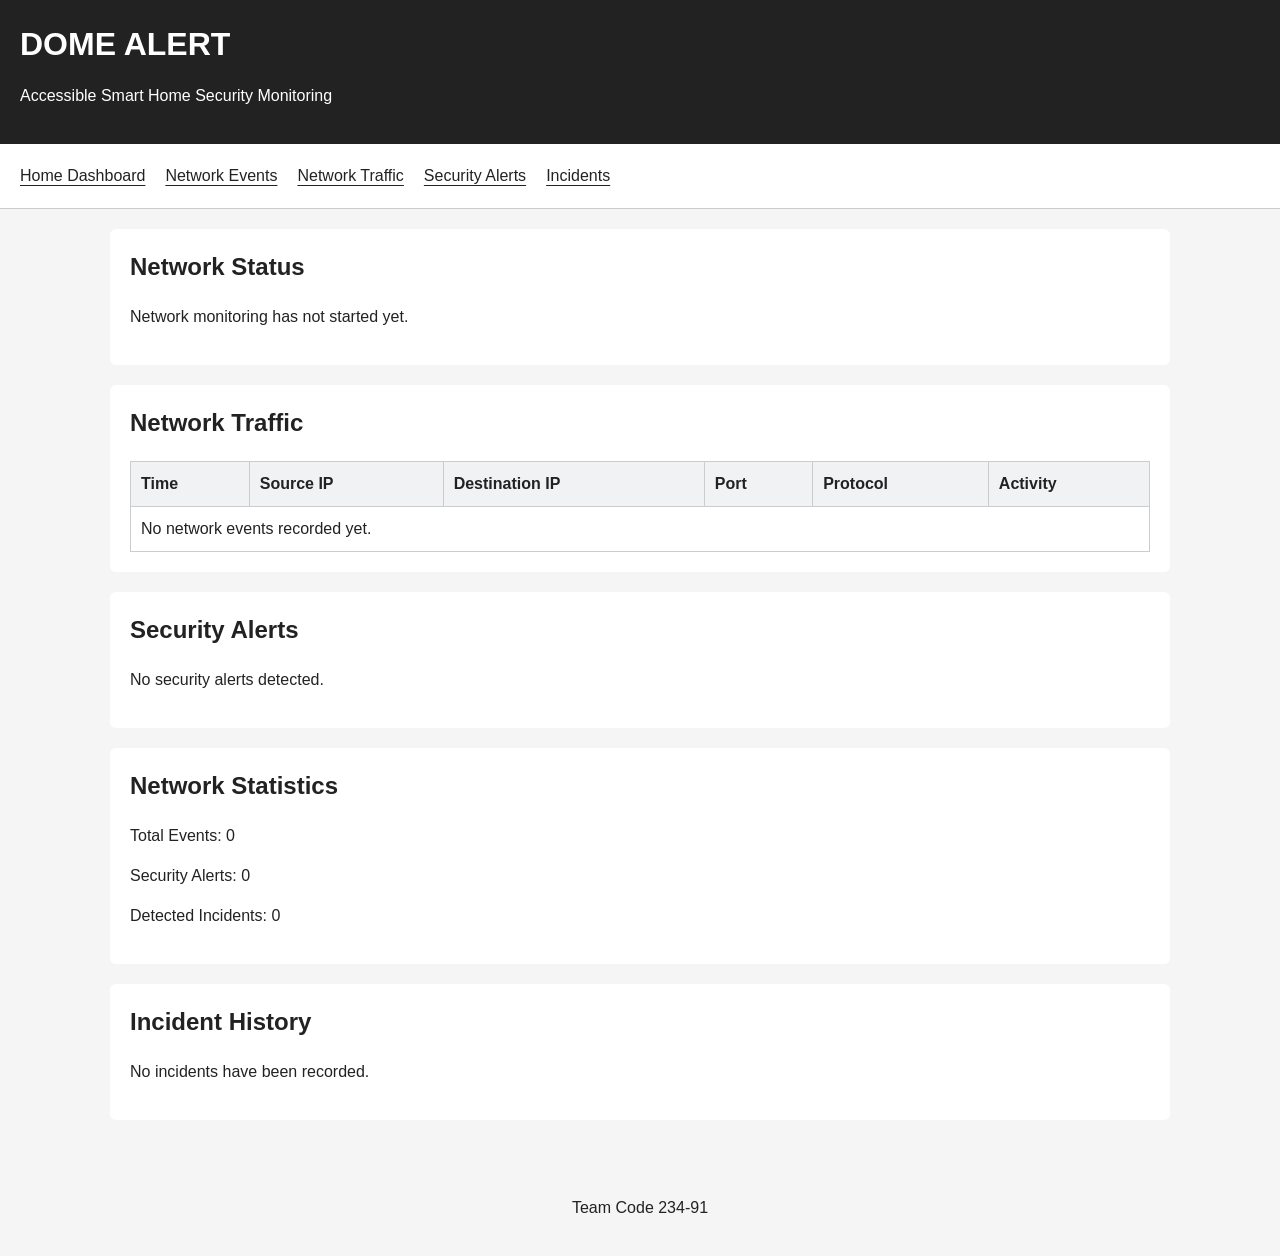
<file: frontend/index.html>
<!DOCTYPE html>
<html lang="en">
<head>
    <meta charset="UTF-8">
    <meta
        name="viewport"
        content="width=device-width, initial-scale=1.0"
    >

    <title>DOME ALERT</title>
    <link rel="stylesheet" href="style.css">
</head>

<body>

    <header>
        <h1>DOME ALERT</h1>
        <p>Accessible Smart Home Security Monitoring</p>
    </header>

    <nav aria-label="Main navigation">
        <a href="space.html">Home Dashboard</a>
        <a href="events.html">Network Events</a>
        <a href="#traffic">Network Traffic</a>
        <a href="#alerts">Security Alerts</a>
        <a href="#incidents">Incidents</a>
    </nav>

    <main id="dashboard">

        <section class="card">
            <h2>Network Status</h2>
            <p>Network monitoring has not started yet.</p>
        </section>

        <section class="card" id="traffic">
            <h2>Network Traffic</h2>

            <table>
                <thead>
                    <tr>
                        <th>Time</th>
                        <th>Source IP</th>
                        <th>Destination IP</th>
                        <th>Port</th>
                        <th>Protocol</th>
                        <th>Activity</th>
                    </tr>
                </thead>

                <tbody>
                    <tr>
                        <td colspan="6">
                            No network events recorded yet.
                        </td>
                    </tr>
                </tbody>
            </table>
        </section>

        <section class="card" id="alerts">
            <h2>Security Alerts</h2>

            <div id="alertArea" aria-live="polite">
                <p>No security alerts detected.</p>
            </div>
        </section>

        <section class="card">
            <h2>Network Statistics</h2>

            <p>Total Events: 0</p>
            <p>Security Alerts: 0</p>
            <p>Detected Incidents: 0</p>
        </section>

        <section class="card" id="incidents">
            <h2>Incident History</h2>

            <p>No incidents have been recorded.</p>
        </section>

    </main>

    <footer>
        <p>Team Code 234-91</p>
    </footer>

</body>
</html>
</file>
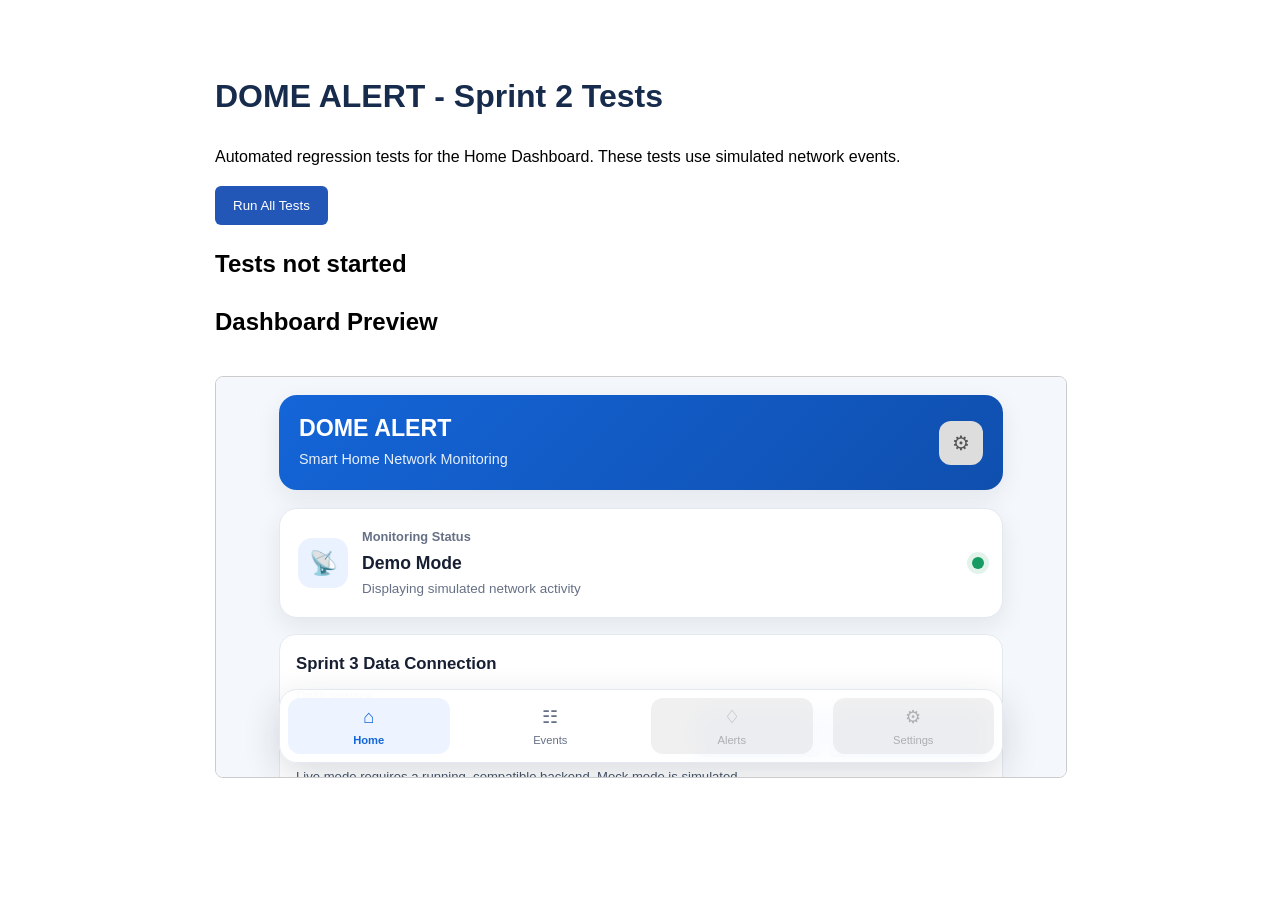
<file: frontend/tests/index.html>
<!DOCTYPE html>
<html lang="en">

<head>
    <meta charset="UTF-8">
    <meta
        name="viewport"
        content="width=device-width, initial-scale=1.0"
    >

    <title>DOME ALERT - Regression Tests</title>

    <style>
        body {
            font-family: Arial, sans-serif;
            max-width: 850px;
            margin: 30px auto;
            padding: 20px;
            line-height: 1.6;
        }

        h1 {
            color: #172b4d;
        }

        button {
            background: #2357b7;
            color: white;
            border: none;
            border-radius: 6px;
            padding: 12px 18px;
            cursor: pointer;
        }

        button:disabled {
            opacity: 0.6;
        }

        .result {
            padding: 12px;
            margin: 8px 0;
            border-radius: 6px;
        }

        .pass {
            background: #e2f5e8;
        }

        .fail {
            background: #ffe5e5;
        }

        .pending {
            background: #eeeeee;
        }

        iframe {
            width: 100%;
            height: 400px;
            border: 1px solid #ccc;
            border-radius: 8px;
            margin-top: 15px;
        }
    </style>
</head>

<body>
    <h1>DOME ALERT - Sprint 2 Tests</h1>

    <p>
        Automated regression tests for the Home Dashboard.
        These tests use simulated network events.
    </p>

    <button id="runButton" type="button">
        Run All Tests
    </button>

    <h2 id="summary">
        Tests not started
    </h2>

    <div id="results" aria-live="polite"></div>

    <h2>Dashboard Preview</h2>

    <iframe
        id="dashboard"
        title="Dashboard under test"
        src="../space.html"
    ></iframe>

    <script type="module">
        const button =
            document.getElementById("runButton");

        const results =
            document.getElementById("results");

        const summary =
            document.getElementById("summary");

        const frame =
            document.getElementById("dashboard");

        const wait = ms =>
            new Promise(resolve => setTimeout(resolve, ms));

        async function reloadDashboard() {
            await new Promise((resolve, reject) => {
                const timeout = setTimeout(() => {
                    reject(new Error("Dashboard load timed out"));
                }, 5000);

                frame.onload = () => {
                    clearTimeout(timeout);
                    resolve();
                };

                frame.src =
                    "../space.html?test=" + Date.now();
            });

            await wait(650);
        }

        function displayResult(name, status, detail = "") {
            const item = document.createElement("div");

            item.className =
                "result " + status.toLowerCase();

            item.textContent =
                status + ": " + name +
                (detail ? " - " + detail : "");

            results.appendChild(item);
        }

        button.addEventListener("click", async () => {
            button.disabled = true;
            results.innerHTML = "";

            let passed = 0;
            let failed = 0;
            let pending = 0;

            for (let number = 1; number <= 18; number++) {
                const filename =
                    `./test-${String(number).padStart(2, "0")}.js`;

                try {
                    const response = await fetch(filename, {
                        cache: "no-store"
                    });

                    if (response.status === 404) {
                        pending++;

                        displayResult(
                            `Test ${number}`,
                            "PENDING",
                            "Test file not yet created"
                        );

                        continue;
                    }

                    if (!response.ok) {
                        throw new Error(
                            `HTTP ${response.status}`
                        );
                    }

                    const module = await import(filename);

                    await reloadDashboard();

                    const result = await module.run(
                        frame.contentWindow,
                        frame.contentDocument
                    );

                    if (result === true) {
                        passed++;
                        displayResult(module.name, "PASS");
                    } else {
                        failed++;
                        displayResult(module.name, "FAIL");
                    }

                } catch (error) {
                    failed++;

                    displayResult(
                        `Test ${number}`,
                        "FAIL",
                        error.message
                    );
                }
            }

            summary.textContent =
                `Passed: ${passed} | Failed: ${failed} | Pending: ${pending}`;

            button.disabled = false;
        });
    </script>

</body>
</html>
</file>
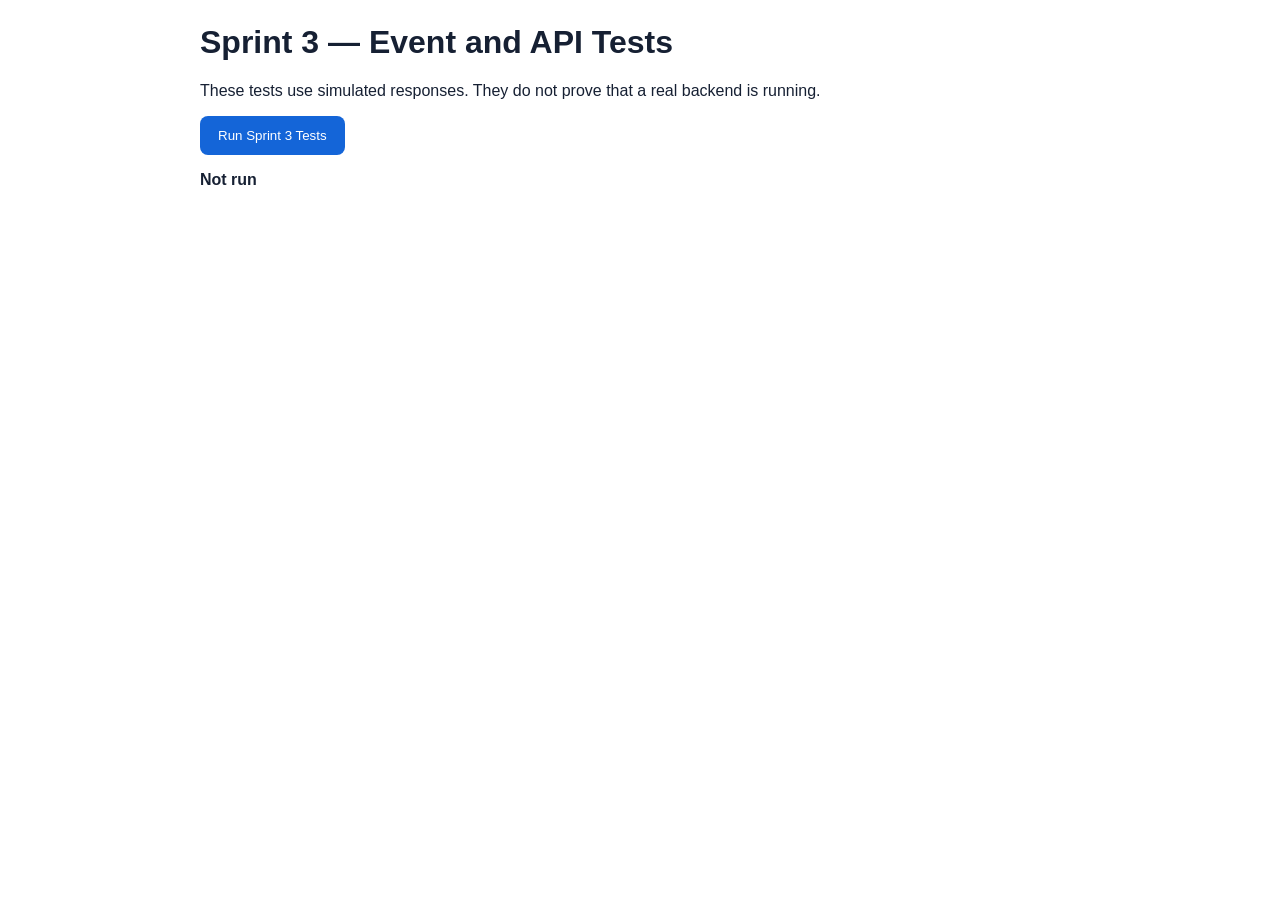
<file: frontend/sprint3/tests/index.html>
<!DOCTYPE html>
<html lang="en">
<head>
    <meta charset="UTF-8">
    <meta name="viewport" content="width=device-width, initial-scale=1">
    <title>DOME ALERT Sprint 3 Tests</title>
    <style>
        body {
            max-width: 880px;
            margin: 24px auto;
            padding: 0 16px;
            font: 16px Arial, sans-serif;
            color: #162033;
        }
        button {
            padding: 12px 18px;
            background: #1465d8;
            color: #fff;
            border: 0;
            border-radius: 8px;
            cursor: pointer;
        }
        li { margin: 10px 0; }
        .pass { color: #0a7950; }
        .fail { color: #b42318; }
        #summary { font-weight: 700; }
    </style>
</head>
<body>
    <h1>Sprint 3 — Event and API Tests</h1>
    <p>These tests use simulated responses. They do not prove that a real backend is running.</p>

    <button id="run">Run Sprint 3 Tests</button>
    <p id="summary">Not run</p>
    <ol id="results"></ol>

    <script type="module">
        import { normalizeEvent, normalizeEvents } from "../event-adapter.js";
        import {
            uniqueEvents,
            newestFirst,
            eventSummary,
            filterEvents,
            countBySeverity
        } from "../event-tools.js";
        import { getMockPayload } from "../mock-events.js";
        import { loadSource } from "../source-service.js";
        import { fetchEventPayload, ApiRequestError } from "../api-client.js";
        import { createPoller } from "../poller.js";

        const tests = [
            ["Converts backend device names",
                () => normalizeEvent({ device_name: "Camera" }).deviceName === "Camera"],

            ["Converts source IP",
                () => normalizeEvent({ source_ip: "192.168.1.12" }).sourceIp === "192.168.1.12"],

            ["Converts destination port",
                () => normalizeEvent({ destination_port: 1883 }).port === 1883],

            ["Supports alternate aliases",
                () => normalizeEvent({ src_ip: "10.0.0.1" }).sourceIp === "10.0.0.1"],

            ["Converts known severity",
                () => normalizeEvent({ severity: "THREAT" }).severity === "threat"],

            ["Defaults unknown severity",
                () => normalizeEvent({ severity: "bad" }).severity === "normal"],

            ["Accepts valid event type",
                () => normalizeEvent({ event_type: "login" }).eventType === "login"],

            ["Ignores invalid timestamp",
                () => normalizeEvent({ timestamp: "not-a-date" }).timestamp === null],

            ["Accepts array payload",
                () => normalizeEvents([]).length === 0],

            ["Accepts nested payload",
                () => normalizeEvents({ data: { events: [{}] } }).length === 1],

            ["Rejects malformed payload",
                () => {
                    try {
                        normalizeEvents(null);
                        return false;
                    } catch {
                        return true;
                    }
                }],

            ["Drops duplicate IDs",
                () => uniqueEvents([{ id: 1 }, { id: 1 }]).length === 1],

            ["Sorts newest events first",
                () => newestFirst([
                    { id: 1, timestamp: "2026-01-01" },
                    { id: 2, timestamp: "2026-02-01" }
                ])[0].id === 2],

            ["Counts unique devices",
                () => eventSummary([
                    { deviceName: "A" },
                    { deviceName: "A" }
                ]).deviceCount === 1],

            ["Counts severity categories",
                () => countBySeverity([{ severity: "unusual" }]).unusual === 1],

            ["Filters event text",
                () => filterEvents(
                    [{ deviceName: "Camera", severity: "normal" }],
                    { text: "cam" }
                ).length === 1],

            ["Loads mock events without network",
                async () => (await loadSource("mock")).length === 4],

            ["Mock fixture is copied",
                () => {
                    const x = getMockPayload();
                    x.events.length = 0;
                    return getMockPayload().events.length === 4;
                }],

            ["Parses successful API response",
                async () => (
                    await fetchEventPayload({
                        fetchImpl: async () => ({
                            ok: true,
                            json: async () => ({ events: [] })
                        })
                    })
                ).events.length === 0],

            ["Rejects HTTP errors",
                async () => {
                    try {
                        await fetchEventPayload({
                            fetchImpl: async () => ({ ok: false, status: 503 })
                        });
                        return false;
                    } catch (e) {
                        return e instanceof ApiRequestError && e.status === 503;
                    }
                }],

            ["Poller starts and stops",
                () => {
                    const p = createPoller(() => {}, 15000);
                    p.start();
                    const a = p.running;
                    p.stop();
                    return a && !p.running;
                }]
        ];

        const button = document.getElementById("run");

        button.addEventListener("click", async () => {
            button.disabled = true;

            document.getElementById("results").replaceChildren();

            let passed = 0;

            for (const [name, run] of tests) {
                let ok = false;
                let error = "";

                try {
                    ok = Boolean(await run());
                } catch (e) {
                    error = e.message;
                }

                const li = document.createElement("li");
                li.className = ok ? "pass" : "fail";

                li.textContent =
                    `${ok ? "PASS" : "FAIL"} — ${name}${error ? ": " + error : ""}`;

                document.getElementById("results").append(li);

                if (ok) passed++;
            }

            document.getElementById("summary").textContent =
                `Passed: ${passed} | Failed: ${tests.length - passed} | Total: ${tests.length}`;

            button.disabled = false;
        });
    </script>
</body>
</html>
</file>
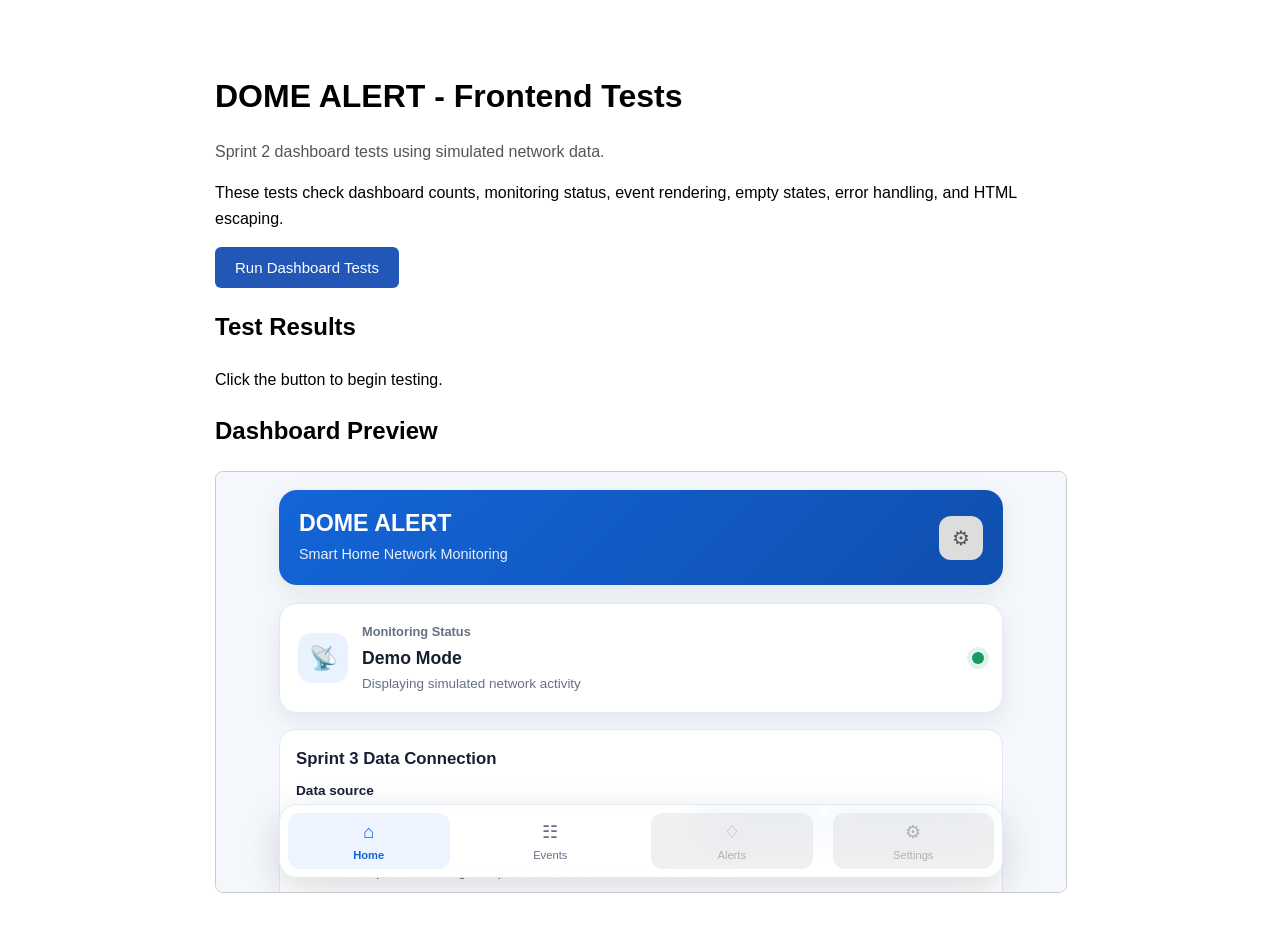
<file: frontend/dashboard-tests.html>
<!DOCTYPE html>
<html lang="en">

<head>
    <meta charset="UTF-8">
    <meta
        name="viewport"
        content="width=device-width, initial-scale=1.0"
    >

    <title>DOME ALERT - Dashboard Tests</title>

    <style>
        body {
            font-family: Arial, sans-serif;
            max-width: 850px;
            margin: 30px auto;
            padding: 20px;
            line-height: 1.6;
        }

        h1 {
            margin-bottom: 5px;
        }

        .description {
            color: #555;
        }

        button {
            background: #2357b7;
            color: white;
            border: none;
            border-radius: 6px;
            padding: 12px 20px;
            cursor: pointer;
            font-size: 15px;
        }

        button:hover {
            background: #173f8c;
        }

        .result {
            margin: 8px 0;
            padding: 10px;
            border-radius: 5px;
        }

        .pass {
            background: #e6f5e9;
            color: #14652a;
        }

        .fail {
            background: #fde7e7;
            color: #9a1818;
        }

        iframe {
            display: block;
            width: 100%;
            height: 420px;
            margin-top: 20px;
            border: 1px solid #ccc;
            border-radius: 8px;
        }
    </style>
</head>

<body>

    <h1>DOME ALERT - Frontend Tests</h1>

    <p class="description">
        Sprint 2 dashboard tests using simulated network data.
    </p>

    <p>
        These tests check dashboard counts, monitoring status,
        event rendering, empty states, error handling,
        and HTML escaping.
    </p>

    <button id="runTests" type="button">
        Run Dashboard Tests
    </button>

    <h2>Test Results</h2>

    <div id="results" aria-live="polite">
        Click the button to begin testing.
    </div>

    <h2>Dashboard Preview</h2>

    <iframe
        id="dashboardFrame"
        src="space.html"
        title="DOME ALERT Dashboard Preview"
    ></iframe>

    <script>
        const runButton =
            document.getElementById("runTests");

        const results =
            document.getElementById("results");

        const frame =
            document.getElementById("dashboardFrame");

        function addResult(name, passed) {
            const item = document.createElement("div");

            item.className =
                "result " + (passed ? "pass" : "fail");

            item.textContent =
                (passed ? "PASS: " : "FAIL: ") + name;

            results.appendChild(item);
        }

        runButton.addEventListener("click", () => {
            results.innerHTML = "";
            runButton.disabled = true;

            try {
                const app = frame.contentWindow;
                const doc = frame.contentDocument;

                if (!app || !doc ||
                    typeof app.updateDashboard !== "function") {
                    throw new Error(
                        "Dashboard is not loaded yet."
                    );
                }

                // Test 1: Simulated monitoring status
                addResult(
                    "Monitoring displays Demo Mode",
                    doc.getElementById("monitoringStatus")
                        .textContent.trim() === "Demo Mode"
                );

                // Test 2: Event count
                app.updateDashboard(app.networkEvents);

                addResult(
                    "Network event count is 4",
                    doc.getElementById("eventCount")
                        .textContent.trim() === "4"
                );

                // Test 3: Connected devices
                addResult(
                    "Connected device count is 4",
                    doc.getElementById("deviceCount")
                        .textContent.trim() === "4"
                );

                // Test 4: Recent event cards
                addResult(
                    "Four activity cards are displayed",
                    doc.querySelectorAll(".activity-card")
                        .length === 4
                );

                // Test 5: Latest event includes date
                addResult(
                    "Latest event shows a full date",
                    doc.getElementById("lastUpdate")
                        .textContent.includes("2026")
                );

                // Test 6: Empty event state
                app.updateDashboard([]);

                addResult(
                    "Empty event count is zero",
                    doc.getElementById("eventCount")
                        .textContent.trim() === "0"
                );

                addResult(
                    "Empty message is visible",
                    !doc.getElementById("emptyState")
                        .classList.contains("hidden")
                );

                // Test 7: Invalid data error
                app.updateDashboard(null);

                addResult(
                    "Invalid data displays error",
                    !doc.getElementById("errorState")
                        .classList.contains("hidden")
                );

                addResult(
                    "Error clears activity cards",
                    doc.querySelectorAll(".activity-card")
                        .length === 0
                );

                // Test 8: Escape unsafe event text
                const unsafeEvent = {
                    ...app.networkEvents[0],
                    deviceName: "<b>Test Device</b>"
                };

                app.updateDashboard([unsafeEvent]);

                const heading =
                    doc.querySelector(".activity-card h3");

                addResult(
                    "HTML-like text displays safely",
                    heading !== null &&
                    heading.textContent ===
                        "<b>Test Device</b>" &&
                    heading.querySelector("b") === null
                );

                // Restore the normal demo dashboard
                app.loadDashboard();

            } catch (error) {
                addResult(
                    "Test runner: " + error.message,
                    false
                );
            } finally {
                runButton.disabled = false;
            }
        });
    </script>

</body>

</html>
</file>
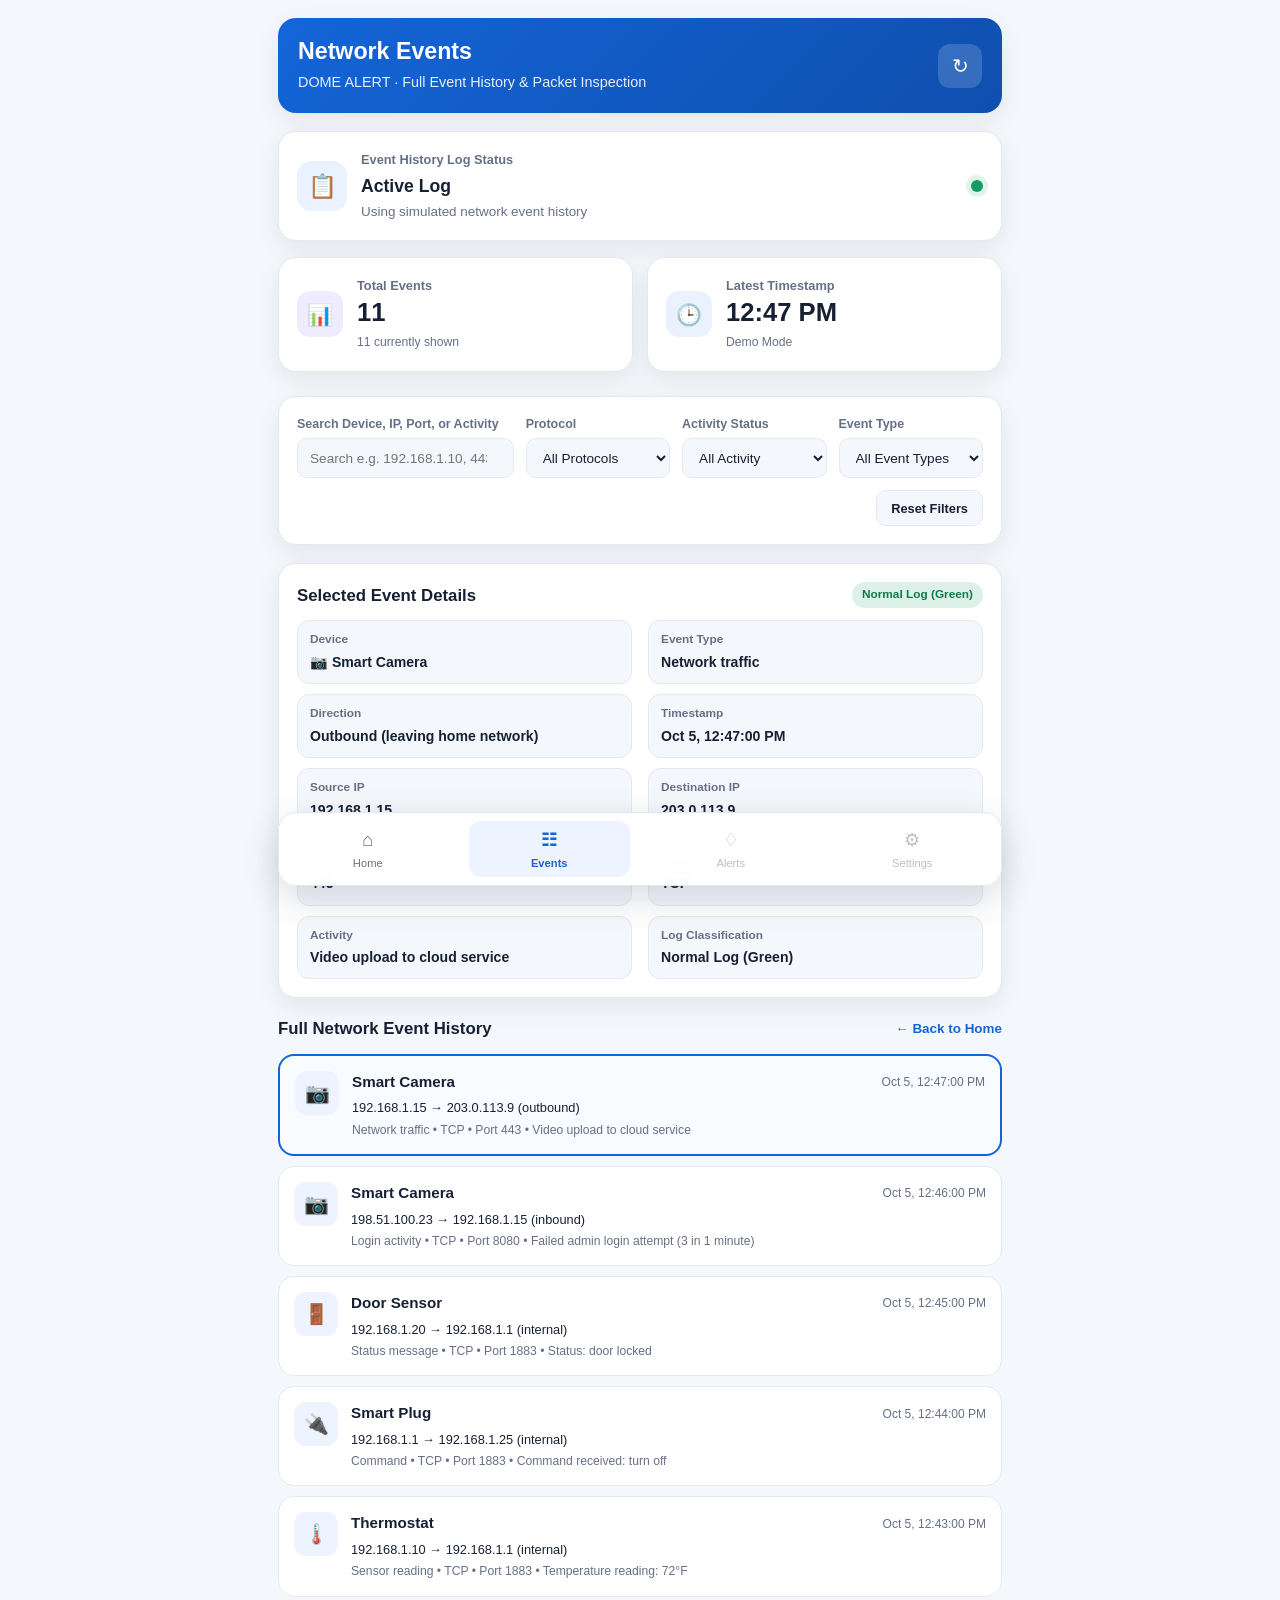
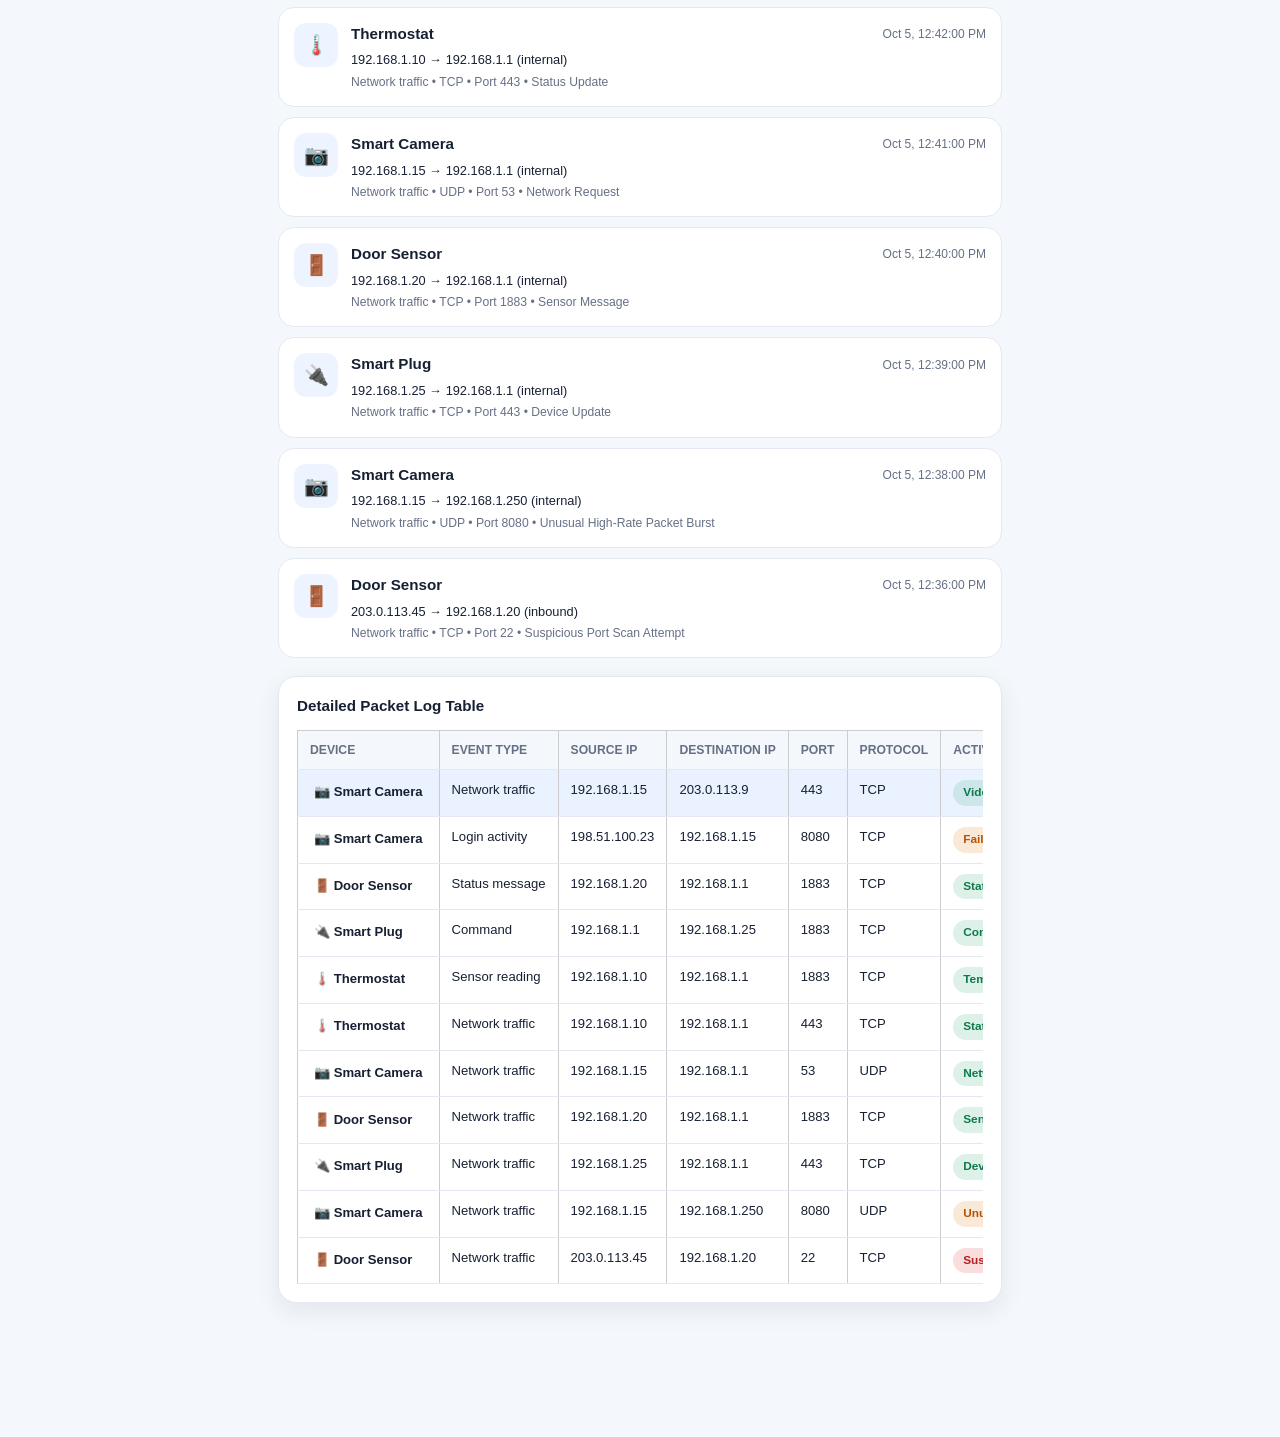
<file: frontend/events.html>
<!DOCTYPE html>
<html lang="en">
<head>
    <meta charset="UTF-8">
    <meta name="viewport" content="width=device-width, initial-scale=1.0">
    <title>Network Events &amp; History | DOME ALERT</title>
    <link rel="stylesheet" href="style.css">
    <link rel="stylesheet" href="dashboard.css">
    <link rel="stylesheet" href="events.css">
</head>
<body>
    <a href="#eventsMain" class="skip-link">Skip to network events</a>

    <main id="eventsMain" class="app" aria-label="Network Events and Event History">
        <!-- Header matching Tanya's Dashboard -->
        <header class="app-header">
            <div>
                <h1>Network Events</h1>
               <p>DOME ALERT · Full Event History &amp; Packet Inspection</p>
            </div>
            <button
                id="refreshEventsButton"
                class="icon-button"
                type="button"
                aria-label="Refresh network events"
                title="Refresh Events"
            >
                ↻
            </button>
        </header>
    
        <!-- Connection & Summary Status Bar -->
        <section class="status-card" aria-label="Event Log Connection Status">
            <div class="status-icon" aria-hidden="true">📋</div>
            <div class="status-content">
                <span class="label">Event History Log Status</span>
                <h2 id="eventsModeHeading" aria-live="polite">Active Log</h2>
                <p id="eventsStatusMessage">Showing recorded smart-home network events</p>
            </div>
            <span id="eventsModeDot" class="status-dot" aria-label="Event log active"></span>
        </section>

        <!-- Summary Metrics -->
        <section class="metrics" aria-label="Event History Summary">
            <article class="metric-card">
                <span class="metric-icon purple" aria-hidden="true">📊</span>
                <div>
                    <p>Total Events</p>
                    <strong id="totalEventsMetric">0</strong>
                    <span id="filteredEventsCount">0 currently shown</span>
                </div>
            </article>

            <article class="metric-card">
                <span class="metric-icon" aria-hidden="true">🕒</span>
                <div>
                    <p>Latest Timestamp</p>
                    <strong id="latestEventTime">--</strong>
                    <span id="backendConnectionBadge">Demo Mode</span>
                </div>
            </article>
        </section>

        <!-- Filter & Search Controls -->
        <section class="events-filter-card" aria-label="Search and Filter Network Events">
            <div class="filter-row">
                <div class="filter-field">
                    <label for="eventSearchInput">Search Device, IP, Port, or Activity</label>
                    <input
                        id="eventSearchInput"
                        type="search"
                        placeholder="Search e.g. 192.168.1.10, 443, Thermostat..."
                    >
                </div>

                <div class="filter-field">
                    <label for="protocolFilterSelect">Protocol</label>
                    <select id="protocolFilterSelect">
                        <option value="ALL">All Protocols</option>
                        <option value="TCP">TCP</option>
                        <option value="UDP">UDP</option>
                        <option value="MQTT">MQTT</option>
                        <option value="HTTP">HTTP</option>
                    </select>
                </div>

                <div class="filter-field">
                    <label for="severityFilterSelect">Activity Status</label>
                    <select id="severityFilterSelect">
                        <option value="ALL">All Activity</option>
                        <option value="normal">Normal Log (Green)</option>
                        <option value="unusual">At Risk / Unusual (Yellow)</option>
                        <option value="threat">Threat / Alert (Red)</option>
                    </select>
                </div>
                <div class="filter-field">
                    <label for="eventTypeFilterSelect">Event Type</label>
                    <select id="eventTypeFilterSelect">
                        <option value="ALL">All Event Types</option>
                        <option value="traffic">Network traffic</option>
                        <option value="sensor_reading">Sensor reading</option>
                        <option value="status">Status message</option>
                        <option value="command">Command</option>
                        <option value="login">Login activity</option>
                    </select>
                </div>
            </div>

            <div class="filter-actions">
                <button id="resetFiltersButton" type="button" class="secondary-btn">
                    Reset Filters
                </button>
            </div>
        </section>

        <!-- Screen Reader Announcement Region -->
        <div id="srEventAnnouncer" class="sr-only" aria-live="polite" aria-atomic="true"></div>

        <!-- Selected Event Details Inspection Card -->
        <section id="eventDetailsSection" class="event-details-card" aria-labelledby="eventDetailsHeading" aria-live="polite">
            <div class="section-heading">
                <h2 id="eventDetailsHeading">Selected Event Details</h2>
                <span id="selectedEventBadge" class="severity-pill severity-normal">Select an event below</span>
            </div>

            <div id="eventDetailsBody" class="event-details-grid">
                <p class="details-empty-prompt">
                    Click or tap any event in the list or table below to inspect full Source IP, Destination IP, Port, Protocol, Activity, and Timestamp metadata.
                </p>
            </div>
        </section>

        <!-- Full Network Event List & Table -->
        <section class="activity-section" aria-labelledby="fullEventListHeading">
            <div class="section-heading">
                <h2 id="fullEventListHeading">Full Network Event History</h2>
                <a href="space.html" class="view-all">← Back to Home</a>
            </div>

            <!-- Loading State -->
            <div id="eventsLoadingState" class="message-state hidden" role="status" aria-live="polite">
                Loading network event history...
            </div>

            <!-- Error State -->
            <div id="eventsErrorState" class="message-state error-state hidden" role="alert">
                <p>Unable to load network event history from backend.</p>
                <button id="eventsRetryButton" type="button">Retry</button>
            </div>

            <!-- Empty State -->
            <div id="eventsEmptyState" class="message-state hidden" role="status">
                No network events match your current search or filter criteria.
            </div>

            <!-- Interactive Event Cards (Mobile + Quick Select) -->
            <div id="fullEventsCardList" class="events-card-list" aria-live="polite"></div>

            <!-- Full Structured Table (Source IP, Destination IP, Port, Protocol, Activity, Timestamp) -->
            <div class="events-table-card">
                <h3 class="table-subheading">Detailed Packet Log Table</h3>
                <div class="table-scroll">
                    <table class="events-log-table" aria-label="Full Network Events Table">
                        <thead>
                            <tr>
                                <th scope="col">Device</th>
                                <th scope="col">Event Type</th>
                                <th scope="col">Source IP</th>
                                <th scope="col">Destination IP</th>
                                <th scope="col">Port</th>
                                <th scope="col">Protocol</th>
                                <th scope="col">Activity</th>
                                <th scope="col">Timestamp</th>
                            </tr>
                        </thead>
                        <tbody id="eventsTableBody">
                            <tr>
                                <td colspan="8">Loading events...</td>
                            </tr>
                        </tbody>
                    </table>
                </div>
            </div>
        </section>

        <!-- Bottom Navigation matching Tanya's space.html -->
        <nav class="bottom-nav" aria-label="Main navigation">
            <a href="space.html" class="nav-item">
                <span>⌂</span>
                <small>Home</small>
            </a>

            <a href="events.html" class="nav-item active" aria-current="page">
                <span>☷</span>
                <small>Events</small>
            </a>

            <button
                type="button"
                class="nav-item disabled"
                aria-label="Alerts planned for later sprint"
            >
                <span>♢</span>
                <small>Alerts</small>
            </button>

            <button
                type="button"
                class="nav-item disabled"
                aria-label="Settings planned for later sprint"
            >
                <span>⚙</span>
                <small>Settings</small>
            </button>
        </nav>
    </main>

    <script src="events.js"></script>
</body>
</html>
</file>
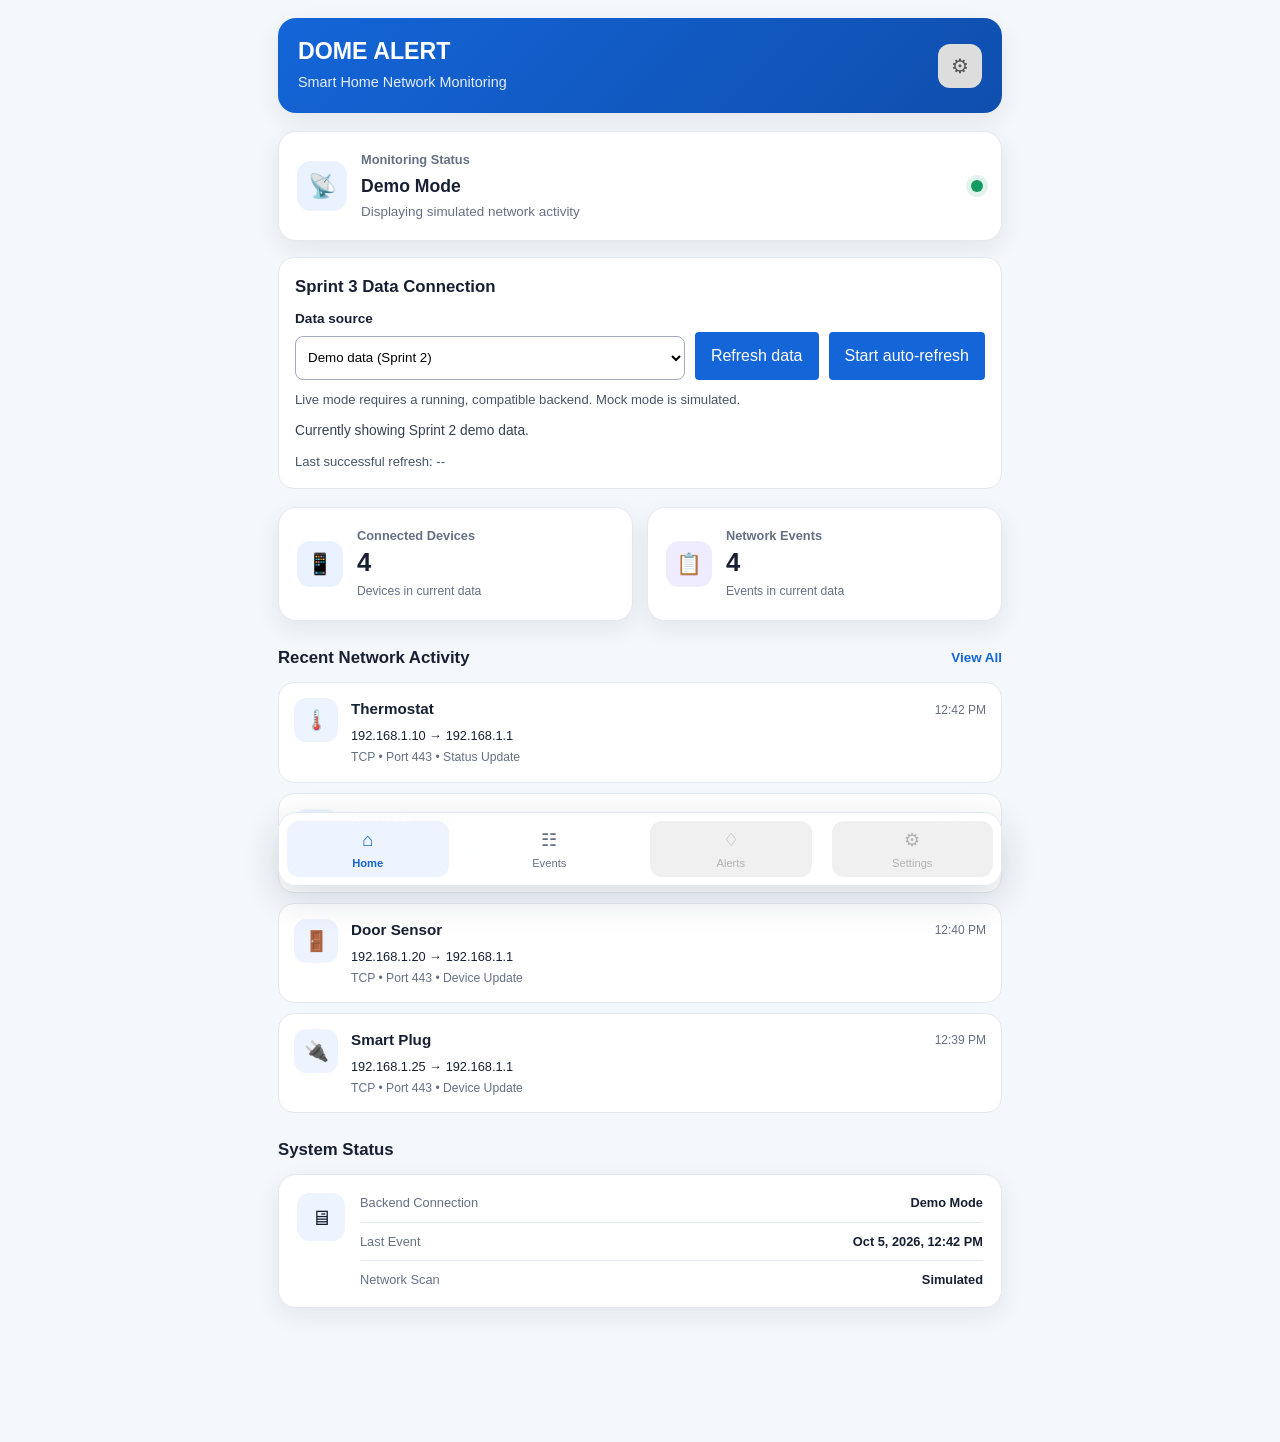
<file: frontend/space.html>
<!DOCTYPE html>
<html lang="en">
<head>
    <meta charset="UTF-8">
    <meta name="viewport" content="width=device-width, initial-scale=1.0">
    <title>DOME ALERT</title>
    <link rel="stylesheet" href="style.css">
    <link rel="stylesheet" href="dashboard.css">
    <link rel="stylesheet" href="sprint3/sprint3.css">
</head>
<body>
    <main class="app" aria-label="DOME ALERT Dashboard">
        <header class="app-header">
            <div><h1>DOME ALERT</h1><p>Smart Home Network Monitoring</p></div>
            <button class="icon-button" type="button" aria-label="Settings planned for a later sprint" disabled>⚙</button>
        </header>

        <section class="status-card" aria-label="Network monitoring status">
            <div class="status-icon" aria-hidden="true">📡</div>
            <div class="status-content">
                <span class="label">Monitoring Status</span>
                <h2 id="monitoringStatus" aria-live="polite">Demo Mode</h2>
                <p id="monitoringMessage">Displaying simulated network activity</p>
            </div>
            <span id="monitoringIndicator" class="status-dot" role="img" aria-label="Demo monitoring status"></span>
        </section>

        <section class="sprint3-panel" aria-labelledby="sprint3Heading">
            <h2 id="sprint3Heading">Sprint 3 Data Connection</h2>
            <div class="sprint3-row">
                <label for="sprint3Source">Data source
                    <select id="sprint3Source">
                        <option value="demo" selected>Demo data (Sprint 2)</option>
                        <option value="mock">Mock API response</option>
                        <option value="live">Live backend (when ready)</option>
                    </select>
                </label>
                <button type="button" id="sprint3Refresh">Refresh data</button>
                <button type="button" id="sprint3Poll" aria-pressed="false">Start auto-refresh</button>
            </div>
            <p class="sprint3-hint">Live mode requires a running, compatible backend. Mock mode is simulated.</p>
            <p id="sprint3Message" class="sprint3-message" role="status" aria-live="polite">Currently showing Sprint 2 demo data.</p>
            <p id="sprint3LastSync" class="sprint3-hint">Last successful refresh: --</p>
        </section>

        <section class="metrics" aria-label="Network monitoring summary">
            <article class="metric-card">
                <span class="metric-icon" aria-hidden="true">📱</span>
                <div>
                    <p>Connected Devices</p>
                    <strong id="deviceCount" aria-live="polite">0</strong>
                    <span>Devices in current data</span>
                </div>
            </article>
            <article class="metric-card">
                <span class="metric-icon purple" aria-hidden="true">📋</span>
                <div>
                    <p>Network Events</p>
                    <strong id="eventCount" aria-live="polite">0</strong>
                    <span>Events in current data</span>
                </div>
            </article>
        </section>

        <section class="activity-section" aria-labelledby="recentActivityHeading">
            <div class="section-heading">
                <h2 id="recentActivityHeading">Recent Network Activity</h2>
                <a href="events.html" class="view-all">View All</a>
            </div>
            <div id="loadingState" class="message-state hidden" role="status" aria-live="polite">Loading network activity...</div>
            <div id="errorState" class="message-state error-state hidden" role="alert">
                <p>Unable to load network activity.</p>
                <button id="retryButton" type="button">Retry</button>
            </div>
            <div id="emptyState" class="message-state hidden" role="status">No network activity recorded yet.</div>
            <div id="activityList" aria-live="polite" aria-label="Recent network events"></div>
        </section>

        <section class="system-section" aria-labelledby="systemStatusHeading">
            <h2 id="systemStatusHeading">System Status</h2>
            <div class="system-card">
                <div class="system-icon" aria-hidden="true">🖥</div>
                <div class="system-info">
                    <div class="system-row">
                        <span>Backend Connection</span>
                        <strong id="backendStatus" aria-live="polite">Demo Mode</strong>
                    </div>
                    <div class="system-row">
                        <span>Last Event</span>
                        <strong id="lastUpdate">--</strong>
                    </div>
                    <div class="system-row">
                        <span>Network Scan</span>
                        <strong id="scanStatus">Simulated</strong>
                    </div>
                </div>
            </div>
        </section>

        <nav class="bottom-nav" aria-label="Main navigation">
            <a href="space.html" class="nav-item active" aria-current="page">
                <span aria-hidden="true">⌂</span><small>Home</small>
            </a>
            <a href="events.html" class="nav-item">
                <span aria-hidden="true">☷</span><small>Events</small>
            </a>
            <button type="button" class="nav-item disabled" aria-label="Alerts planned for a later sprint" disabled>
                <span aria-hidden="true">♢</span><small>Alerts</small>
            </button>
            <button type="button" class="nav-item disabled" aria-label="Settings planned for a later sprint" disabled>
                <span aria-hidden="true">⚙</span><small>Settings</small>
            </button>
        </nav>
    </main>

    <script src="script.js"></script>
    <script type="module" src="sprint3/dashboard-controller.js"></script>
</body>
</html>
</file>
<file: frontend/style.css>
/* Shared prototype styles. Coordinate shared-file edits with Anirudh. */
* { box-sizing: border-box; }
body { font-family: Arial, sans-serif; margin: 0; background-color: #f5f5f5; color: #222; line-height: 1.5; }
header { padding: 20px; background-color: #222; color: white; }
header h1 { margin: 0; font-size: clamp(1.5rem, 5vw, 2rem); }
nav { display: flex; flex-wrap: wrap; gap: 4px 20px; padding: 10px 20px; background: white; border-bottom: 1px solid #ccc; }
nav a { display: inline-block; padding: 10px 0; color: #222; text-underline-offset: 4px; }
main { max-width: 1100px; margin: auto; padding: 20px; }
.card { background: white; padding: 20px; margin-bottom: 20px; border-radius: 6px; }
h2 { margin-top: 0; }
section { scroll-margin-top: 16px; }
table { width: 100%; border-collapse: collapse; min-width: 760px; }
th, td { padding: 10px; border: 1px solid #ccc; text-align: left; vertical-align: top; }
th { background: #f0f2f4; }
.table-scroll { max-width: 100%; overflow-x: auto; }
footer { text-align: center; padding: 20px; }
.controls { display: flex; flex-wrap: wrap; gap: 10px; }
button { font: inherit; padding: 10px 14px; min-height: 44px; background: #222; color: white; border: 2px solid #222; border-radius: 4px; cursor: pointer; }
button:hover:not(:disabled) { background: #454545; }
button:disabled { background: #ddd; color: #555; border-color: #bbb; cursor: not-allowed; }
:focus-visible { outline: 3px solid #005fcc; outline-offset: 4px; }
.demo-notice { padding: 16px; background: #fff4d6; border-left: 4px solid #805600; }
.hint { color: #4b4b4b; }
.error, #errorMessage { color: #9b2020; font-weight: bold; }
#errorMessage:empty { display: none; }
details { margin-top: 20px; }
summary { cursor: pointer; padding: 8px 0; }
.event-list { padding: 0; list-style: none; }
.event-list li { padding: 16px 0; border-bottom: 1px solid #ccc; overflow-wrap: anywhere; }
.event-list li:last-child { border-bottom: 0; }
.event-list h3 { margin: 0 0 6px; font-size: 1rem; }
.event-list p { margin: 4px 0; }
.sr-only { position: absolute; width: 1px; height: 1px; padding: 0; margin: -1px; overflow: hidden; clip: rect(0,0,0,0); white-space: nowrap; border: 0; }
.skip-link { position: absolute; top: -100px; left: 10px; padding: 10px; background: white; color: #222; z-index: 1; }
.skip-link:focus { top: 10px; }
[hidden] { display: none !important; }
@media (max-width: 600px) {
  main { padding: 12px; }
  .card { padding: 16px; }
  header { padding: 16px; }
  nav { padding: 8px 16px; }
  .controls button { flex: 1 1 150px; }
}
</file>
<file: frontend/dashboard.css>
:root {
    --dashboard-primary: #1465d8;
    --dashboard-primary-dark: #0f4fae;
    --dashboard-purple: #7656d6;
    --dashboard-green: #169b62;
    --dashboard-background: #f4f7fb;
    --dashboard-surface: #ffffff;
    --dashboard-text: #172033;
    --dashboard-muted: #667085;
    --dashboard-border: #e4e9f1;
    --dashboard-shadow: 0 8px 24px rgba(30, 45, 70, 0.08);
}


body {
    background: var(--dashboard-background);
    color: var(--dashboard-text);
}


/* Main Dashboard Container */

.app {
    width: 100%;
    max-width: 760px;
    margin: 0 auto;
    padding: 18px 18px 110px;
}


/* Header */

.app-header {
    display: flex;
    align-items: center;
    justify-content: space-between;
    gap: 16px;

    margin-bottom: 18px;
    padding: 20px;

    background: linear-gradient(
        135deg,
        var(--dashboard-primary),
        var(--dashboard-primary-dark)
    );

    color: #ffffff;
    border-radius: 18px;
    box-shadow: var(--dashboard-shadow);
}

.app-header h1 {
    margin: 0;
    font-size: 1.45rem;
    line-height: 1.2;
}

.app-header p {
    margin: 6px 0 0;
    font-size: 0.9rem;
    opacity: 0.9;
}

.icon-button {
    display: grid;
    place-items: center;

    width: 44px;
    height: 44px;
    min-height: 44px;
    padding: 0;

    border: 0;
    border-radius: 12px;

    background: rgba(255, 255, 255, 0.16);
    color: #ffffff;

    font-size: 1.25rem;
}

.icon-button:hover {
    background: rgba(255, 255, 255, 0.24);
}


/* Monitoring Status */

.status-card {
    display: grid;
    grid-template-columns: auto 1fr auto;
    align-items: center;
    gap: 14px;

    padding: 18px;
    margin-bottom: 16px;

    background: var(--dashboard-surface);
    border: 1px solid var(--dashboard-border);
    border-radius: 18px;
    box-shadow: var(--dashboard-shadow);
}

.status-icon {
    display: grid;
    place-items: center;

    width: 50px;
    height: 50px;

    background: #eaf2ff;
    border-radius: 14px;

    font-size: 1.45rem;
}

.status-content .label {
    display: block;
    margin-bottom: 3px;

    color: var(--dashboard-muted);
    font-size: 0.8rem;
    font-weight: 600;
}

.status-content h2 {
    margin: 0;
    font-size: 1.1rem;
}

.status-content p {
    margin: 3px 0 0;

    color: var(--dashboard-muted);
    font-size: 0.84rem;
}

.status-dot {
    width: 12px;
    height: 12px;

    background: var(--dashboard-green);
    border-radius: 50%;

    box-shadow: 0 0 0 5px rgba(22, 155, 98, 0.12);
}


/* Metric Cards */

.metrics {
    display: grid;
    grid-template-columns: repeat(2, minmax(0, 1fr));
    gap: 14px;

    margin-bottom: 24px;
}

.metric-card {
    display: flex;
    align-items: center;
    gap: 14px;

    min-width: 0;
    padding: 18px;

    background: var(--dashboard-surface);
    border: 1px solid var(--dashboard-border);
    border-radius: 18px;
    box-shadow: var(--dashboard-shadow);
}

.metric-icon {
    display: grid;
    place-items: center;

    flex: 0 0 46px;
    width: 46px;
    height: 46px;

    background: #eaf2ff;
    border-radius: 13px;

    font-size: 1.3rem;
}

.metric-icon.purple {
    background: #f0ecff;
}

.metric-card p {
    margin: 0 0 3px;

    color: var(--dashboard-muted);
    font-size: 0.8rem;
    font-weight: 600;
}

.metric-card strong {
    display: block;

    margin-bottom: 2px;

    color: var(--dashboard-text);
    font-size: 1.6rem;
    line-height: 1.1;
}

.metric-card div > span {
    color: var(--dashboard-muted);
    font-size: 0.76rem;
}


/* Section Headings */

.activity-section,
.system-section {
    margin-bottom: 24px;
}

.section-heading {
    display: flex;
    align-items: center;
    justify-content: space-between;
    gap: 12px;

    margin-bottom: 12px;
}

.section-heading h2,
.system-section > h2 {
    margin: 0 0 12px;

    font-size: 1.05rem;
}

.section-heading h2 {
    margin-bottom: 0;
}

.view-all {
    color: var(--dashboard-primary);
    font-size: 0.84rem;
    font-weight: 700;
    text-decoration: none;
}

.view-all:hover {
    text-decoration: underline;
}


/* Activity Cards */

#activityList {
    display: grid;
    gap: 10px;
}

.activity-card {
    display: grid;
    grid-template-columns: auto minmax(0, 1fr);
    gap: 13px;

    padding: 15px;

    background: var(--dashboard-surface);
    border: 1px solid var(--dashboard-border);
    border-radius: 16px;
}

.device-icon {
    display: grid;
    place-items: center;

    width: 44px;
    height: 44px;

    background: #eef4ff;
    border-radius: 12px;

    font-size: 1.25rem;
}

.activity-details {
    min-width: 0;
}

.activity-title-row {
    display: flex;
    align-items: center;
    justify-content: space-between;
    gap: 12px;
}

.activity-title-row h3 {
    margin: 0;

    font-size: 0.95rem;
}

.activity-time {
    flex-shrink: 0;

    color: var(--dashboard-muted);
    font-size: 0.75rem;
}

.network-route {
    margin: 5px 0 3px;

    color: var(--dashboard-text);
    font-size: 0.8rem;

    overflow-wrap: anywhere;
}

.network-details {
    margin: 0;

    color: var(--dashboard-muted);
    font-size: 0.76rem;
}


/* Loading / Empty / Error States */

.message-state {
    padding: 18px;

    background: var(--dashboard-surface);
    border: 1px solid var(--dashboard-border);
    border-radius: 16px;

    color: var(--dashboard-muted);
    text-align: center;
}

.error-state {
    color: #a12b2b;
}

.error-state p {
    margin: 0 0 12px;
}

.error-state button {
    min-height: 40px;
    padding: 8px 14px;

    background: var(--dashboard-primary);
    border-color: var(--dashboard-primary);
}

.hidden {
    display: none !important;
}


/* System Status */

.system-card {
    display: grid;
    grid-template-columns: auto minmax(0, 1fr);
    gap: 15px;

    padding: 18px;

    background: var(--dashboard-surface);
    border: 1px solid var(--dashboard-border);
    border-radius: 18px;
    box-shadow: var(--dashboard-shadow);
}

.system-icon {
    display: grid;
    place-items: center;

    width: 48px;
    height: 48px;

    background: #edf3ff;
    border-radius: 13px;

    font-size: 1.3rem;
}

.system-info {
    min-width: 0;
}

.system-row {
    display: flex;
    align-items: center;
    justify-content: space-between;
    gap: 18px;

    padding: 9px 0;

    border-bottom: 1px solid var(--dashboard-border);
}

.system-row:first-child {
    padding-top: 0;
}

.system-row:last-child {
    padding-bottom: 0;
    border-bottom: 0;
}

.system-row span {
    color: var(--dashboard-muted);
    font-size: 0.8rem;
}

.system-row strong {
    font-size: 0.8rem;
    text-align: right;
}

.connected {
    color: var(--dashboard-green);
}


/* Bottom Navigation */

.bottom-nav {
    position: fixed;
    left: 50%;
    bottom: 14px;

    z-index: 20;

    display: grid;
    grid-template-columns: repeat(4, 1fr);

    width: calc(100% - 28px);
    max-width: 724px;

    padding: 8px;

    transform: translateX(-50%);

    background: rgba(255, 255, 255, 0.96);
    border: 1px solid var(--dashboard-border);
    border-radius: 18px;

    box-shadow: 0 12px 36px rgba(25, 40, 65, 0.16);

    backdrop-filter: blur(12px);
}

.nav-item {
    display: flex;
    flex-direction: column;
    align-items: center;
    justify-content: center;
    gap: 2px;

    min-height: 52px;
    padding: 5px;

    background: transparent;
    border: 0;
    border-radius: 12px;

    color: var(--dashboard-muted);
    text-decoration: none;
}

.nav-item:hover {
    background: #f1f5fb;
}

.nav-item span {
    font-size: 1.15rem;
}

.nav-item small {
    font-size: 0.7rem;
}

.nav-item.active {
    background: #edf4ff;
    color: var(--dashboard-primary);
    font-weight: 700;
}

.nav-item.disabled {
    opacity: 0.45;
    cursor: not-allowed;
}


/* Tablet / Mobile */

@media (max-width: 600px) {

    .app {
        padding: 12px 12px 100px;
    }

    .app-header {
        padding: 17px;
        border-radius: 16px;
    }

    .app-header h1 {
        font-size: 1.25rem;
    }

    .app-header p {
        font-size: 0.8rem;
    }

    .status-card {
        padding: 15px;
    }

    .metrics {
        gap: 10px;
    }

    .metric-card {
        align-items: flex-start;
        padding: 14px;
        gap: 10px;
    }

    .metric-icon {
        flex-basis: 40px;
        width: 40px;
        height: 40px;
    }

    .metric-card strong {
        font-size: 1.4rem;
    }

    .activity-card {
        padding: 13px;
    }

    .system-card {
        padding: 15px;
    }

    .bottom-nav {
        bottom: 8px;
        width: calc(100% - 16px);
    }
}


@media (max-width: 430px) {

    .metrics {
        grid-template-columns: 1fr;
    }

    .metric-card {
        align-items: center;
    }

    .activity-title-row {
        align-items: flex-start;
    }

    .system-row {
        align-items: flex-start;
        gap: 10px;
    }
}
</file>
<file: frontend/events.css>
/* Network Events & Event History Styles (Matches dashboard.css design system) */

.events-filter-card,
.event-details-card,
.events-table-card {
    padding: 18px;
    margin-bottom: 18px;
    background: var(--dashboard-surface);
    border: 1px solid var(--dashboard-border);
    border-radius: 18px;
    box-shadow: var(--dashboard-shadow);
}

.filter-row {
    display: grid;
    grid-template-columns: 1.5fr repeat(3, 1fr);
    gap: 12px;
}

.filter-field {
    display: flex;
    flex-direction: column;
    gap: 5px;
}

.filter-field label {
    color: var(--dashboard-muted);
    font-size: 0.78rem;
    font-weight: 600;
}

.filter-field input,
.filter-field select {
    width: 100%;
    min-height: 40px;
    padding: 8px 12px;
    border: 1px solid var(--dashboard-border);
    border-radius: 10px;
    background: var(--dashboard-background);
    color: var(--dashboard-text);
    font-size: 0.85rem;
}

.filter-field input:focus,
.filter-field select:focus {
    outline: 2px solid var(--dashboard-primary);
    background: var(--dashboard-surface);
}

.filter-actions {
    display: flex;
    justify-content: flex-end;
    margin-top: 12px;
}

.secondary-btn {
    min-height: 36px;
    padding: 6px 14px;
    border: 1px solid var(--dashboard-border);
    border-radius: 10px;
    background: var(--dashboard-background);
    color: var(--dashboard-text);
    font-size: 0.8rem;
    font-weight: 600;
    cursor: pointer;
}

.secondary-btn:hover {
    background: #e8eef7;
}

/* Severity Badges (Green = Normal, Yellow = At Risk/Unusual, Red = Threat) */
.severity-pill {
    display: inline-block;
    padding: 4px 10px;
    border-radius: 999px;
    font-size: 0.74rem;
    font-weight: 700;
}

.severity-normal {
    background: rgba(22, 155, 98, 0.14);
    color: #0e7a4b;
}

.severity-unusual {
    background: rgba(217, 119, 6, 0.16);
    color: #b45309;
}

.severity-threat {
    background: rgba(220, 38, 38, 0.15);
    color: #b91c1c;
}

/* Selected Event Details Grid */
.event-details-grid {
    display: grid;
    grid-template-columns: repeat(2, minmax(0, 1fr));
    gap: 10px 16px;
    margin-top: 10px;
}

.details-empty-prompt {
    grid-column: 1 / -1;
    margin: 0;
    color: var(--dashboard-muted);
    font-size: 0.85rem;
}

.detail-box {
    padding: 10px 12px;
    background: var(--dashboard-background);
    border-radius: 12px;
    border: 1px solid var(--dashboard-border);
}

.detail-box span {
    display: block;
    color: var(--dashboard-muted);
    font-size: 0.74rem;
    font-weight: 600;
    margin-bottom: 3px;
}

.detail-box strong {
    display: block;
    color: var(--dashboard-text);
    font-size: 0.88rem;
    overflow-wrap: anywhere;
}

/* Interactive Event Cards */
.events-card-list {
    display: grid;
    gap: 10px;
    margin-bottom: 18px;
}

.event-selectable-card {
    cursor: pointer;
    transition: border-color 0.15s ease, transform 0.1s ease;
}

.event-selectable-card:hover {
    border-color: var(--dashboard-primary);
}

.event-selectable-card.selected {
    border: 2px solid var(--dashboard-primary);
    background: #f8fbff;
}

/* Full Event History Table */
.table-subheading {
    margin: 0 0 12px;
    font-size: 0.95rem;
}

.events-log-table {
    width: 100%;
    border-collapse: collapse;
    min-width: 640px;
    font-size: 0.82rem;
}

.events-log-table th,
.events-log-table td {
    padding: 10px 12px;
    border-bottom: 1px solid var(--dashboard-border);
    text-align: left;
    white-space: nowrap;
}

.events-log-table th {
    background: var(--dashboard-background);
    color: var(--dashboard-muted);
    font-weight: 700;
    font-size: 0.76rem;
    text-transform: uppercase;
}

.events-log-table tbody tr {
    cursor: pointer;
}

.events-log-table tbody tr:hover {
    background: #f1f5fb;
}

.events-log-table tbody tr.selected {
    background: #eaf2ff;
}

/* Device name in each table row is a <button> so keyboard users can select rows */
.row-select-btn {
    min-height: 24px;
    padding: 2px 4px;
    background: none;
    border: 0;
    border-radius: 6px;
    color: var(--dashboard-text);
    font: inherit;
    font-weight: 600;
    text-align: left;
    cursor: pointer;
}

.row-select-btn:hover:not(:disabled) {
    background: none;
    text-decoration: underline;
}

.row-select-btn:focus-visible {
    outline: 3px solid var(--dashboard-primary);
    outline-offset: 2px;
}

@media (max-width: 720px) {
    .filter-row {
        grid-template-columns: 1fr 1fr;
    }
}

@media (max-width: 600px) {
    .filter-row,
    .event-details-grid {
        grid-template-columns: 1fr;
    }

    .events-filter-card,
    .event-details-card,
    .events-table-card {
        padding: 14px;
    }
}
</file>
<file: frontend/sprint3/sprint3.css>
/* Sprint 3 controls are separate from the shared Events page stylesheet. */
.sprint3-panel {
    margin: 0 0 18px;
    padding: 16px;
    background: #fff;
    border: 1px solid #e4e9f1;
    border-radius: 16px;
}
.sprint3-panel h2 { margin: 0 0 10px; font-size: 1.05rem; }
.sprint3-row { display: flex; flex-wrap: wrap; align-items: end; gap: 10px; }
.sprint3-row label { display: grid; gap: 6px; flex: 1 1 165px; font-size: .85rem; font-weight: 600; }
.sprint3-row select { min-height: 44px; padding: 8px; border: 1px solid #a2abc0; border-radius: 8px; background: white; }
.sprint3-row button { min-height: 44px; background: #1465d8; border-color: #1465d8; }
.sprint3-row button:hover:not(:disabled) { background: #0f4fae; }
.sprint3-hint { font-size: .82rem; color: #475467; margin: 10px 0 0; }
.sprint3-message { margin: 12px 0 0; font-size: .86rem; color: #364152; }
.sprint3-message[data-level="error"] { color: #a12b2b; }
.sprint3-busy { opacity: .65; }
@media (max-width: 440px) {
    .sprint3-row button { flex: 1 1 auto; }
    .sprint3-row label { flex-basis: 100%; }
}
</file>
